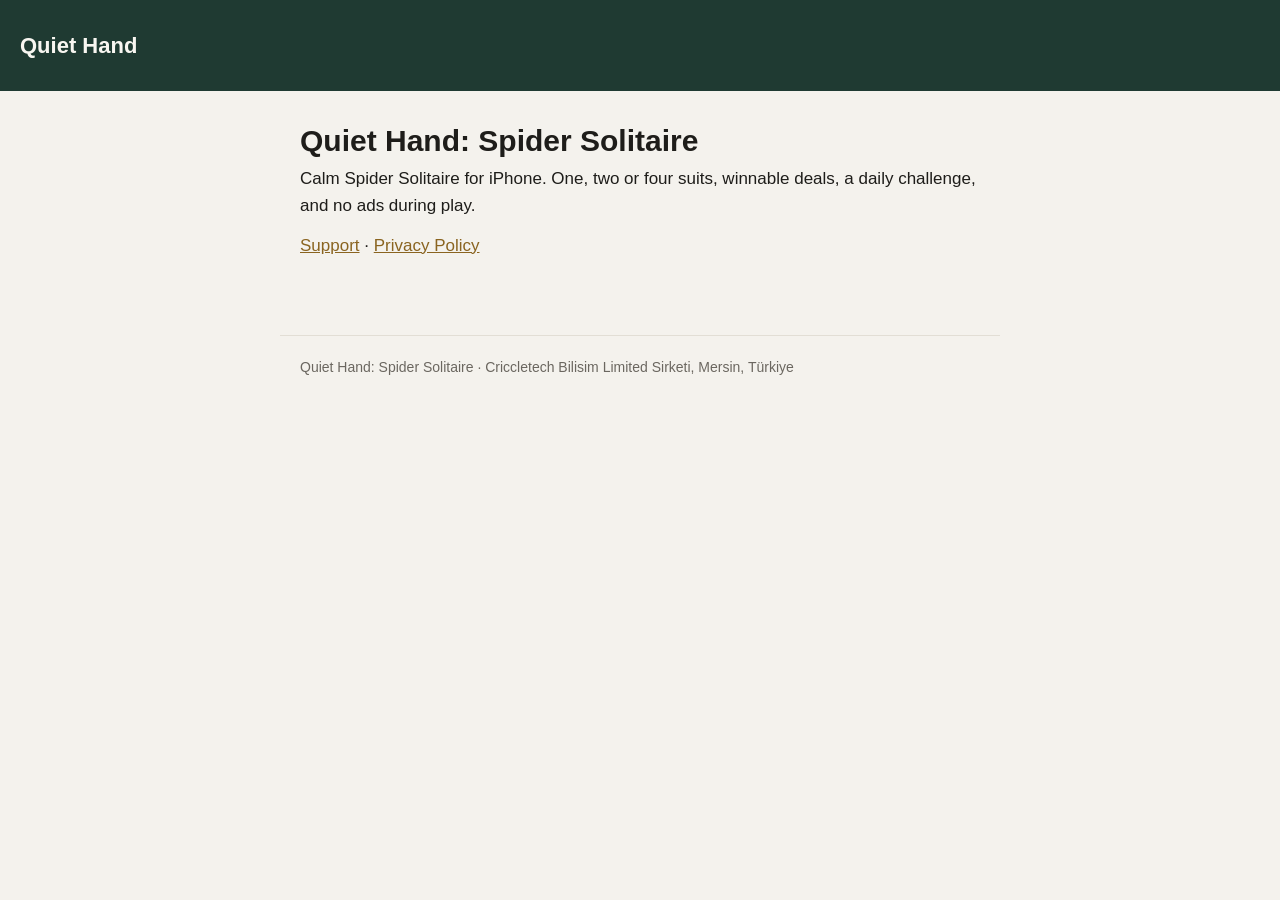
<file: index.html>
<!doctype html>
<html lang="en"><head><meta charset="utf-8"><meta name="viewport" content="width=device-width, initial-scale=1">
<title>Quiet Hand: Spider Solitaire</title><link rel="stylesheet" href="style.css"></head>
<body><header><a href="">Quiet Hand</a></header><main>
<h1>Quiet Hand: Spider Solitaire</h1>
<p>Calm Spider Solitaire for iPhone. One, two or four suits, winnable deals, a daily challenge, and no ads during play.</p>
<p><a href="support/">Support</a> · <a href="privacy/">Privacy Policy</a></p>
</main><footer>Quiet Hand: Spider Solitaire · Criccletech Bilisim Limited Sirketi, Mersin, Türkiye</footer></body></html>
</file>
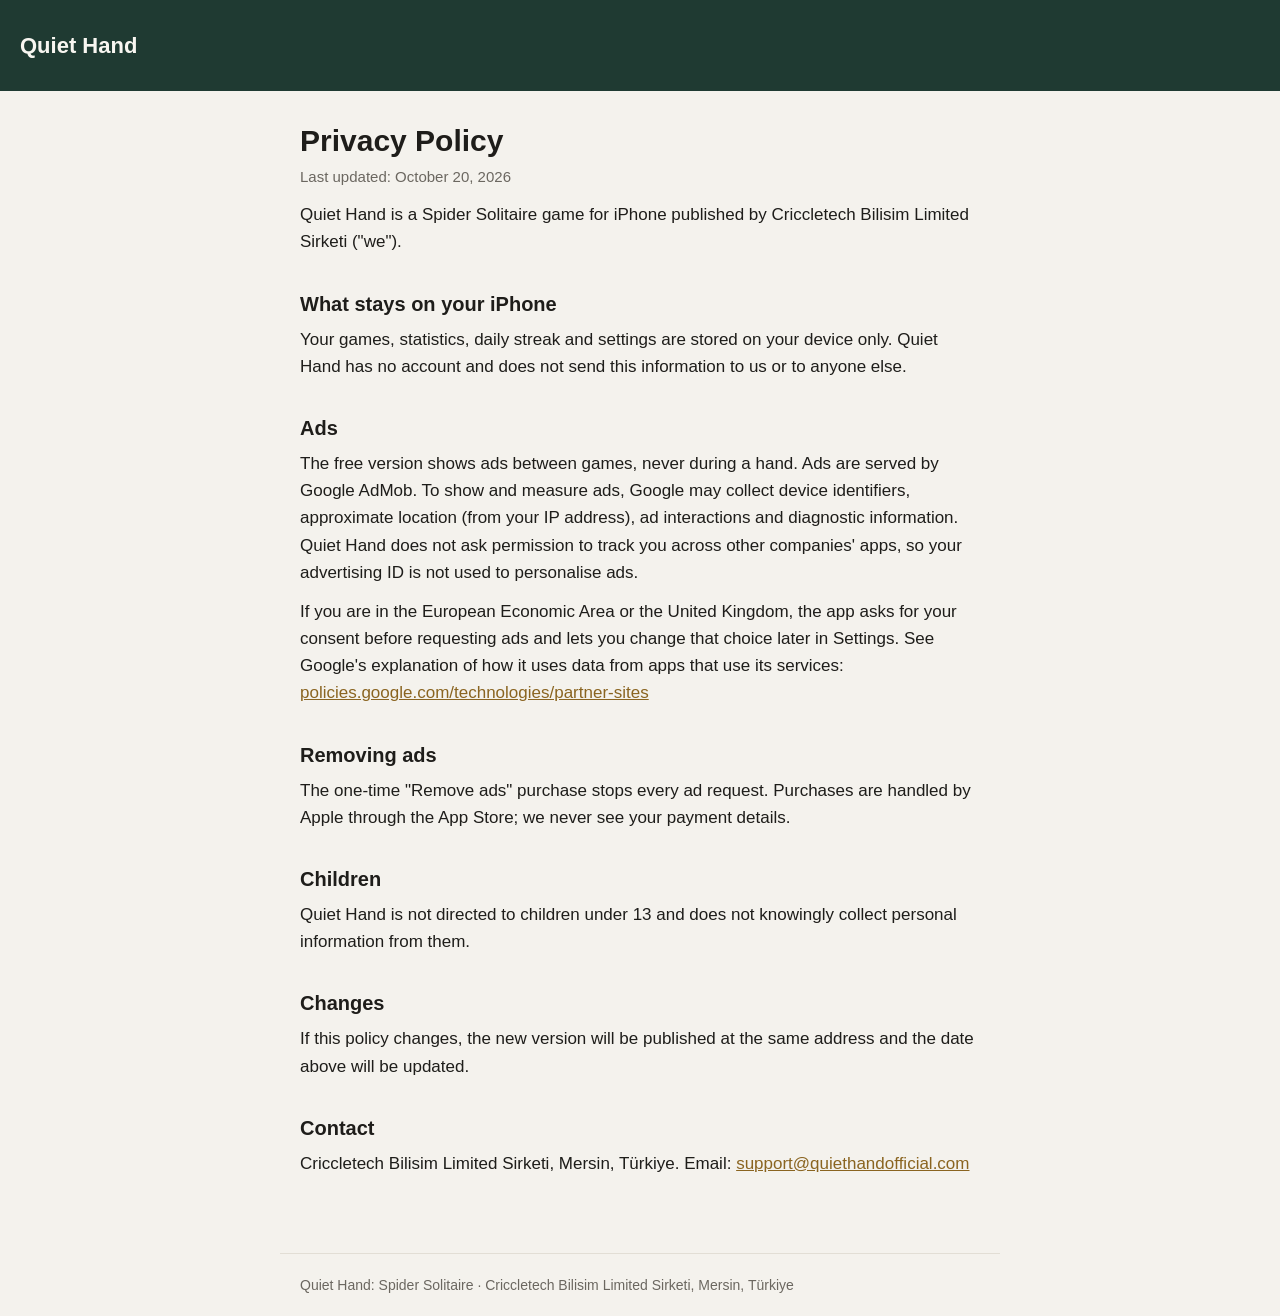
<file: privacy/index.html>
<!doctype html>
<html lang="en"><head><meta charset="utf-8"><meta name="viewport" content="width=device-width, initial-scale=1">
<title>Quiet Hand Privacy Policy</title><link rel="stylesheet" href="../style.css"></head>
<body><header><a href="../">Quiet Hand</a></header><main>
<h1>Privacy Policy</h1>
<p class="muted">Last updated: October 20, 2026</p>
<p>Quiet Hand is a Spider Solitaire game for iPhone published by Criccletech Bilisim Limited Sirketi ("we").</p>
<h2>What stays on your iPhone</h2>
<p>Your games, statistics, daily streak and settings are stored on your device only. Quiet Hand has no account and does not send this information to us or to anyone else.</p>
<h2>Ads</h2>
<p>The free version shows ads between games, never during a hand. Ads are served by Google AdMob. To show and measure ads, Google may collect device identifiers, approximate location (from your IP address), ad interactions and diagnostic information. Quiet Hand does not ask permission to track you across other companies' apps, so your advertising ID is not used to personalise ads.</p>
<p>If you are in the European Economic Area or the United Kingdom, the app asks for your consent before requesting ads and lets you change that choice later in Settings. See Google's explanation of how it uses data from apps that use its services: <a href="https://policies.google.com/technologies/partner-sites">policies.google.com/technologies/partner-sites</a></p>
<h2>Removing ads</h2>
<p>The one-time "Remove ads" purchase stops every ad request. Purchases are handled by Apple through the App Store; we never see your payment details.</p>
<h2>Children</h2>
<p>Quiet Hand is not directed to children under 13 and does not knowingly collect personal information from them.</p>
<h2>Changes</h2>
<p>If this policy changes, the new version will be published at the same address and the date above will be updated.</p>
<h2>Contact</h2>
<p>Criccletech Bilisim Limited Sirketi, Mersin, Türkiye. Email: <a href="mailto:support@quiethandofficial.com">support@quiethandofficial.com</a></p>
</main><footer>Quiet Hand: Spider Solitaire · Criccletech Bilisim Limited Sirketi, Mersin, Türkiye</footer></body></html>
</file>
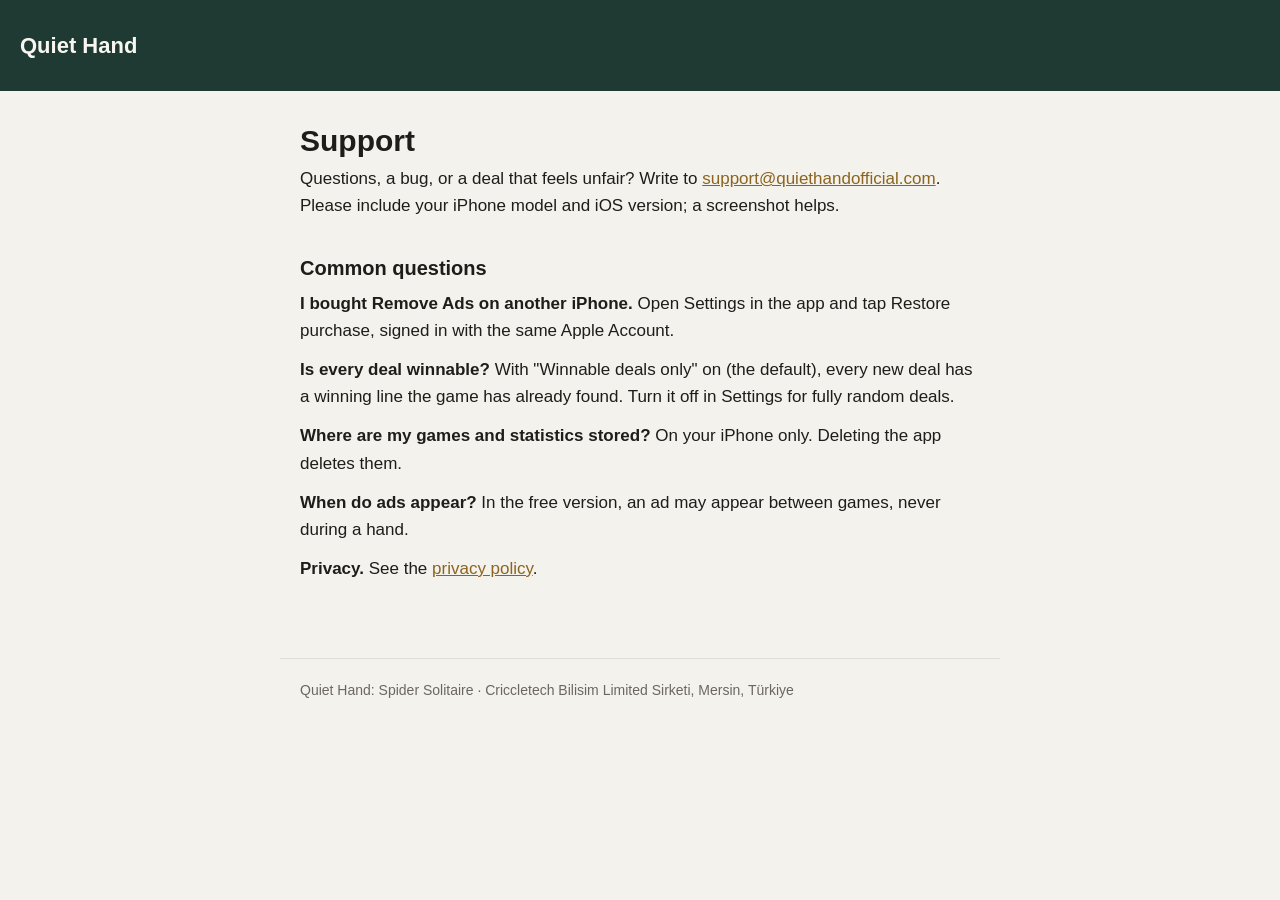
<file: support/index.html>
<!doctype html>
<html lang="en"><head><meta charset="utf-8"><meta name="viewport" content="width=device-width, initial-scale=1">
<title>Quiet Hand Support</title><link rel="stylesheet" href="../style.css"></head>
<body><header><a href="../">Quiet Hand</a></header><main>
<h1>Support</h1>
<p>Questions, a bug, or a deal that feels unfair? Write to <a href="mailto:support@quiethandofficial.com">support@quiethandofficial.com</a>. Please include your iPhone model and iOS version; a screenshot helps.</p>
<h2>Common questions</h2>
<p><strong>I bought Remove Ads on another iPhone.</strong> Open Settings in the app and tap Restore purchase, signed in with the same Apple Account.</p>
<p><strong>Is every deal winnable?</strong> With "Winnable deals only" on (the default), every new deal has a winning line the game has already found. Turn it off in Settings for fully random deals.</p>
<p><strong>Where are my games and statistics stored?</strong> On your iPhone only. Deleting the app deletes them.</p>
<p><strong>When do ads appear?</strong> In the free version, an ad may appear between games, never during a hand.</p>
<p><strong>Privacy.</strong> See the <a href="../privacy/">privacy policy</a>.</p>
</main><footer>Quiet Hand: Spider Solitaire · Criccletech Bilisim Limited Sirketi, Mersin, Türkiye</footer></body></html>
</file>
<file: style.css>
:root { --canvas:#F4F2ED; --ink:#1E1D1A; --muted:#6B6760; --line:#E2DED5; --felt:#1F3A32; --brass:#C99A45; }
* { box-sizing: border-box; }
body { margin:0; background:var(--canvas); color:var(--ink); font:17px/1.6 -apple-system, BlinkMacSystemFont, "Segoe UI", Helvetica, Arial, sans-serif; }
header { background:var(--felt); color:#F8F6F1; padding:28px 20px; }
header a { color:#F8F6F1; text-decoration:none; font-weight:700; font-size:22px; }
main { max-width:720px; margin:0 auto; padding:32px 20px 64px; }
h1 { font-size:30px; line-height:1.2; margin:0 0 6px; }
h2 { font-size:20px; margin:32px 0 6px; }
p, li { margin:0 0 12px; }
.muted { color:var(--muted); font-size:15px; }
a { color:#8A6420; }
footer { border-top:1px solid var(--line); max-width:720px; margin:0 auto; padding:20px; color:var(--muted); font-size:14px; }
</file>
